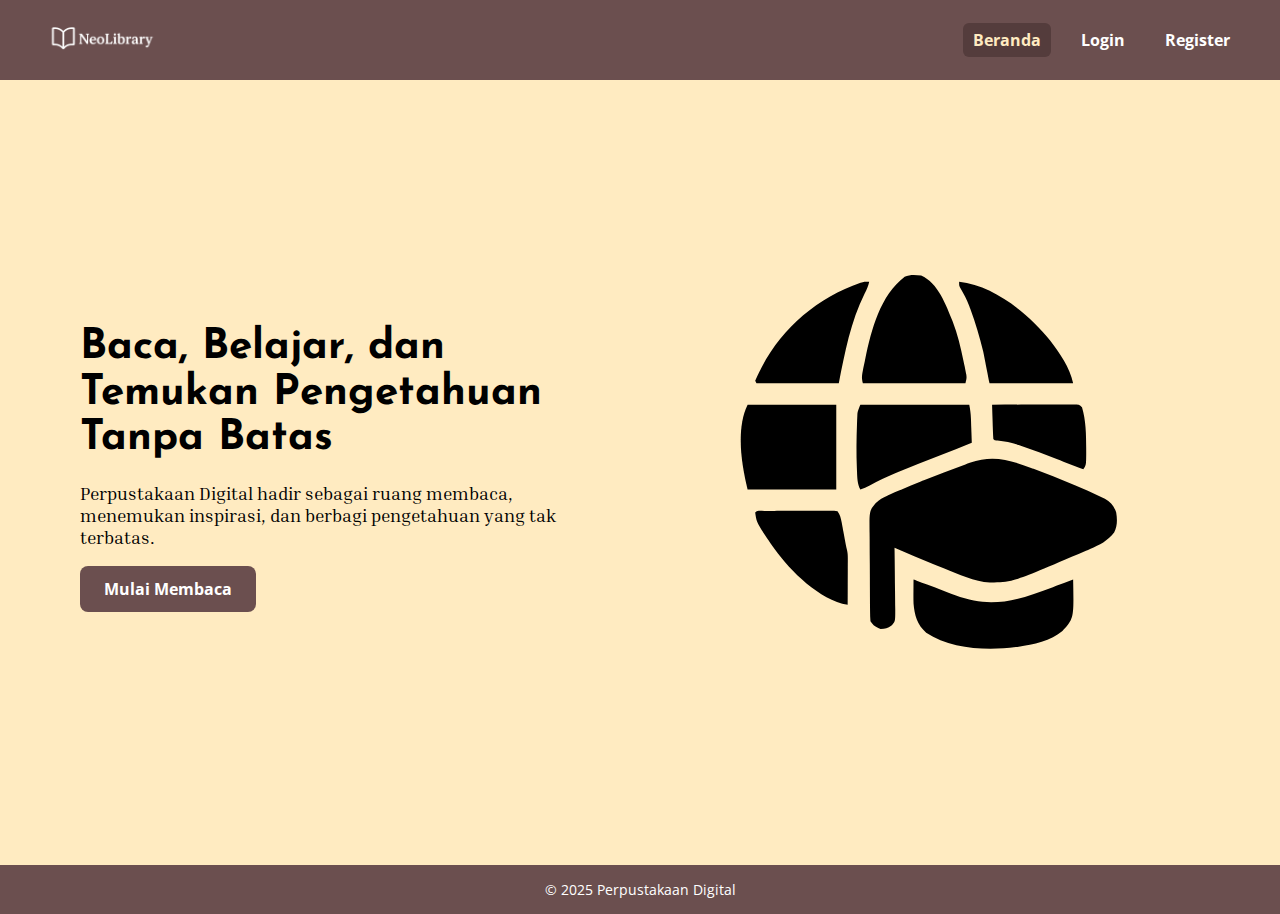
<file: index.html>
<!DOCTYPE html>
<html lang="id">
<head>
  <meta charset="UTF-8">
  <title>Perpustakaan Digital</title>
  <link rel="stylesheet" href="css/style.css">
</head>
<body>
  <!-- NAVBAR -->
  <nav class="navbar">
    <div class="logo">
      <img src="assets/Logo.png" alt="Logo Perpustakaan" class="logo-img"/>
    </div>
    <ul>
      <li><a href="index.html" class="active">Beranda</a></li>
      <li><a href="login.html">Login</a></li>
      <li><a href="register.html">Register</a></li>
    </ul>
  </nav>

  <!-- HERO -->
  <section class="hero">
    <div class="hero-text">
      <h1>Baca, Belajar, dan Temukan Pengetahuan Tanpa Batas</h1>
      <p>Perpustakaan Digital hadir sebagai ruang membaca, menemukan inspirasi, dan berbagi pengetahuan yang tak terbatas.</p>
      <a href="login.html" class="btn">Mulai Membaca</a>
    </div>
    <div class="hero-image">
      <img src="assets/Icon.svg" alt="Ikon Perpustakaan" />
    </div>
  </section>

  <!-- FOOTER -->
  <footer>
    <p>© 2025 Perpustakaan Digital</p>
  </footer>
</body>
</html>
</file>
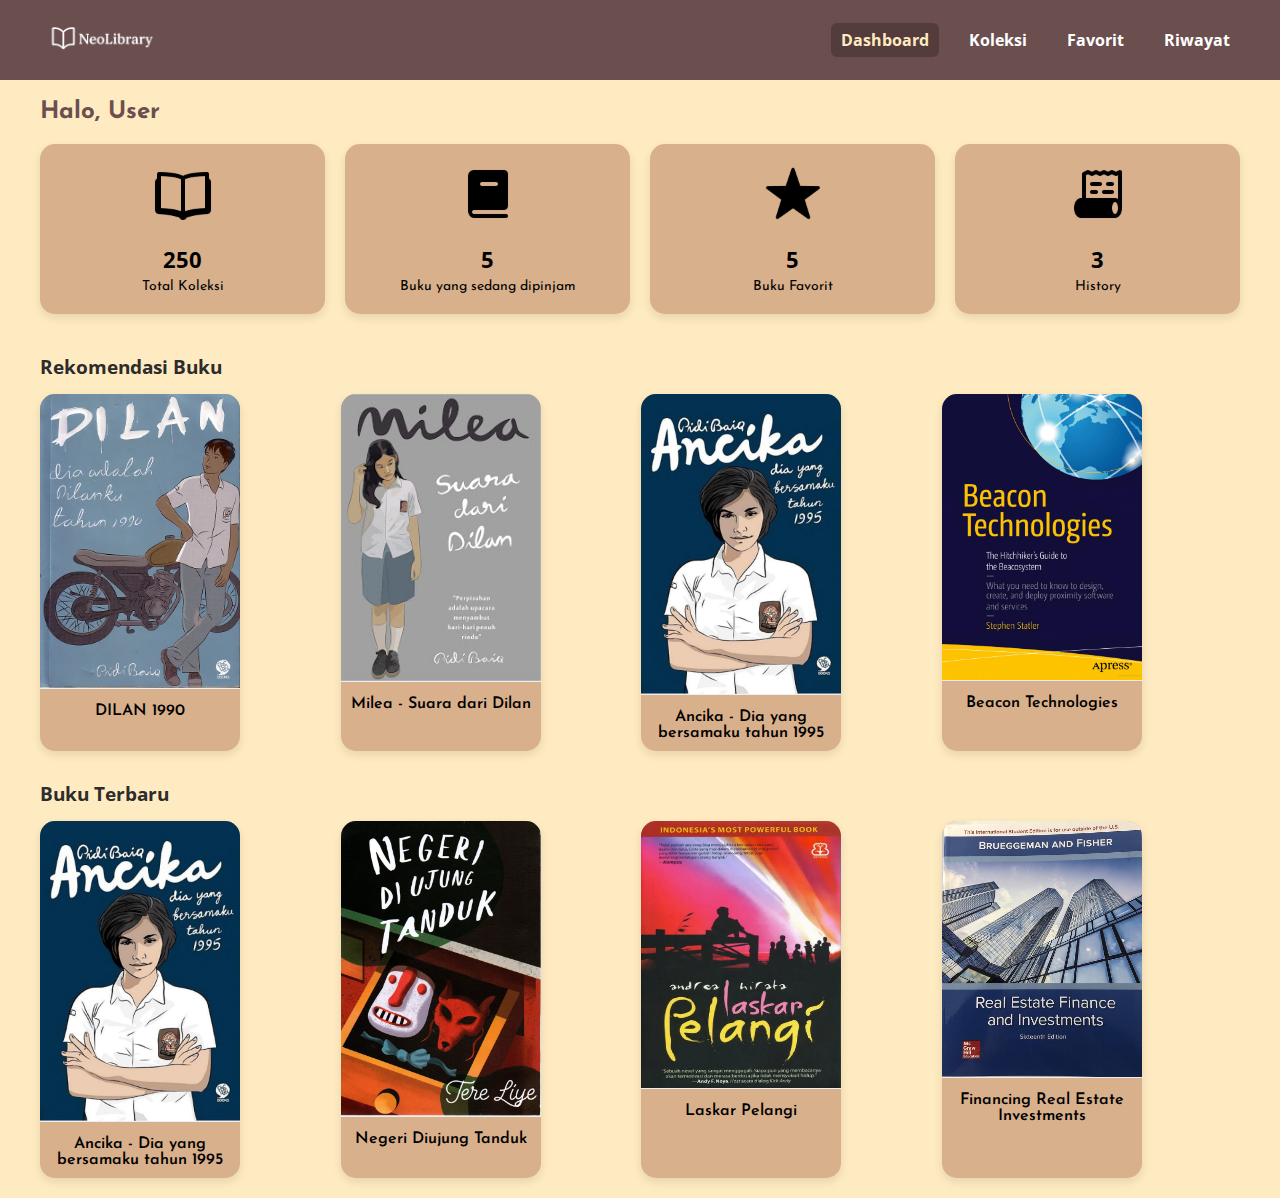
<file: dashboard.html>
<!DOCTYPE html>
    <html lang="id">
    <head>
    <meta charset="UTF-8">
    <title>Dashboard - Perpustakaan Digital</title>

    <link href="https://fonts.googleapis.com/css2?family=Josefin+Sans:wght@400;600&display=swap" rel="stylesheet">

    <link rel="stylesheet" href="css/style.css">
    
    </head>
    <body>
    <nav class="navbar">
        <div class="logo">
        <img src="assets/Logo.png" alt="Logo Perpustakaan" class="logo-img"/>
        </div>
        <ul>
        <li><a href="dashboard.html" class="active">Dashboard</a></li>
        <li><a href="#">Koleksi</a></li>
        <li><a href="#">Favorit</a></li>
        <li><a href="#">Riwayat</a></li>
        </ul>
    </nav>

    <section class="dashboard">
  <h2>Halo, User</h2>


  
  <!-- Ringkasan Statistik -->
<div class="stats">
  <div class="stat-card">
    <img src="assets/open-book.svg" alt="Total Koleksi" class="stat-icon">
    <h4>250</h4>
    <p>Total Koleksi</p>
  </div>
  <div class="stat-card">
    <img src="assets/book-borrow.svg" alt="Buku Dipinjam" class="stat-icon">
    <h4>5</h4>
    <p>Buku yang sedang dipinjam</p>
  </div>
  <div class="stat-card"> 
    <img src="assets/favorite.svg" alt="Buku Favorit" class="stat-icon">
    <h4>5</h4>
    <p>Buku Favorit</p>
  </div>
  <div class="stat-card">
    <img src="assets/history.svg" alt="Riwayat" class="stat-icon">
    <h4>3</h4>
    <p>History</p>
  </div>
</div>

  <h3 style="margin-top:30px;">Rekomendasi Buku</h3>
 <div class="books">
  <a href="buku1.html" class="book-card">
    <img src="cover/Novel/Dilan 1990.jpg" alt="Buku 1">
    <p class="book-title">DILAN 1990</p>
  </a>
  <a href="buku2.html" class="book-card">
    <img src="cover/Novel/Milea.jpg" alt="Buku 2">
    <p class="book-title">Milea - Suara dari Dilan</p>
  </a>
  <a href="buku3.html" class="book-card">
    <img src="cover/Novel/Ancika.webp" alt="Buku 3">
    <p class="book-title"> Ancika - Dia yang bersamaku tahun 1995</p>
  </a>
  <a href="buku4.html" class="book-card">
    <img src="cover/computers/Beacon Technologies.jpg" alt="Buku 4">
    <p class="book-title">Beacon Technologies</p>
  </a>
</div>


  <h3 style="margin-top:30px;">Buku Terbaru</h3>
 <div class="books">
  <a href="buku5.html" class="book-card">
    <img src="cover/Novel/Ancika.webp" alt="Buku 5">
    <p class="book-title">Ancika - Dia yang bersamaku tahun 1995</p>
  </a>
  <a href="buku6.html" class="book-card">
    <img src="cover/Novel/Negeri Diujung Tanduk.jpg" alt="Buku 6">
    <p class="book-title">Negeri Diujung Tanduk</p>
  </a>
  <a href="buku7.html" class="book-card">
    <img src="cover/Novel/Laskar Pelangi.webp" alt="Buku 7">
    <p class="book-title">Laskar Pelangi</p>
  </a>
  <a href="buku8.html" class="book-card">
    <img src="cover/finance/Finance Real Estate Investments.jpg" alt="Buku 8">
    <p class="book-title">Financing Real Estate Investments</p>
  </a>
</div>
</section>

    </body>
    </html>
</file>
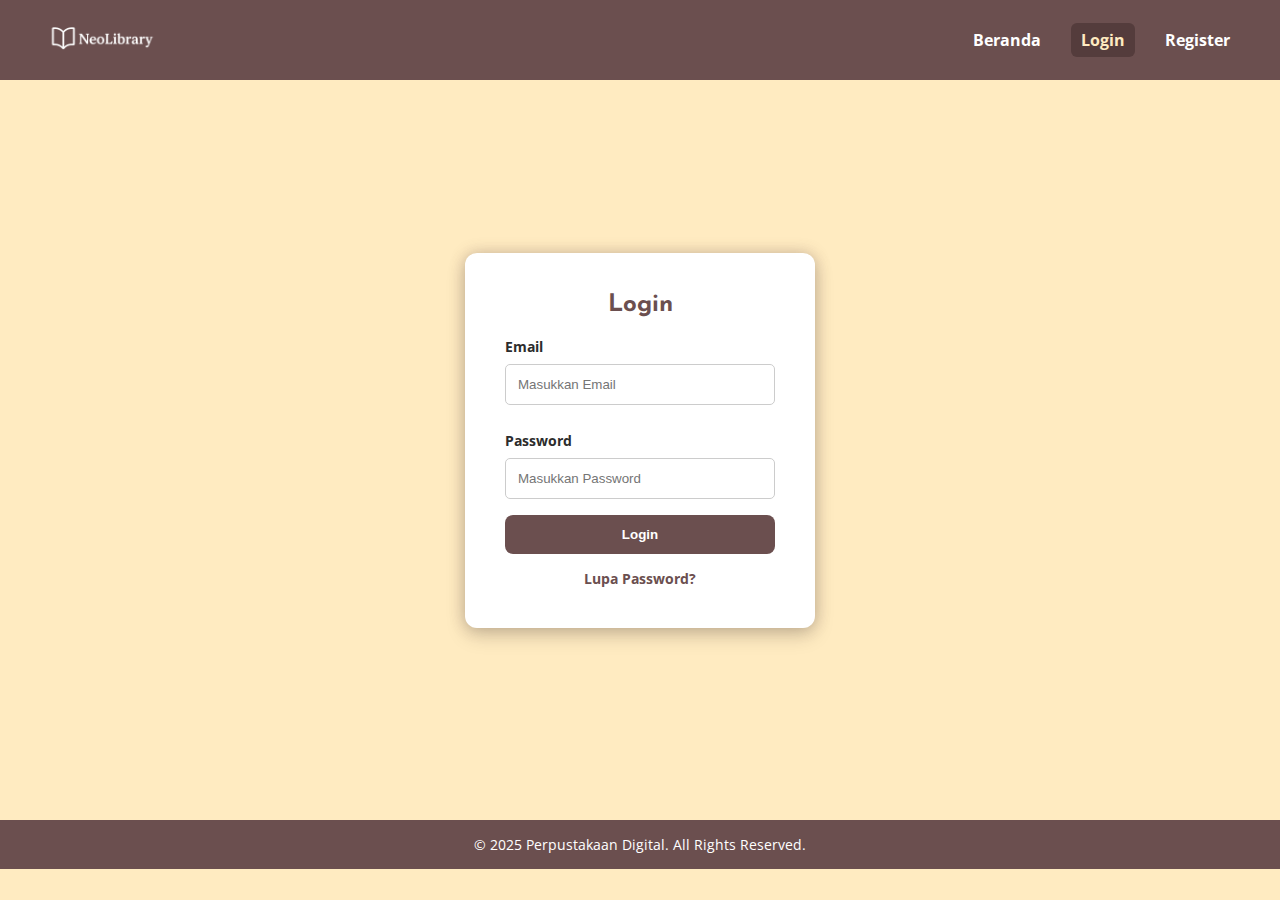
<file: login.html>
<!DOCTYPE html>
<html lang="id">
<head>
  <meta charset="UTF-8">
  <title>Login - Perpustakaan Digital</title>
  <link rel="stylesheet" href="css/style.css">
</head>
<body>
  <!-- NAVBAR -->
  <nav class="navbar">
    <div class="logo">
      <img src="assets/Logo.png" alt="Logo Perpustakaan" class="logo-img"/>
    </div>
    <ul>
      <li><a href="index.html">Beranda</a></li>
      <li><a href="login.html" class="active">Login</a></li>
      <li><a href="register.html">Register</a></li>
    </ul>
  </nav>

  <!-- LOGIN FORM -->
  <div class="form-container center-form">
    <div class="form-box">
      <h2>Login</h2>
      <form action="dashboard.html" method="post">
        <label for="email">Email</label>
        <input type="email" id="email" placeholder="Masukkan Email" required>

        <label for="password">Password</label>
        <input type="password" id="password" placeholder="Masukkan Password" required>

        <button type="submit" class="btn">Login</button>

        <div class="extra-links">
          <p><a href="#">Lupa Password?</a></p>
        </div>
      </form>
    </div>
  </div>

  <!-- FOOTER -->
  <footer>
    <p>&copy; 2025 Perpustakaan Digital. All Rights Reserved.</p>
  </footer>
</body>
</html>
</file>
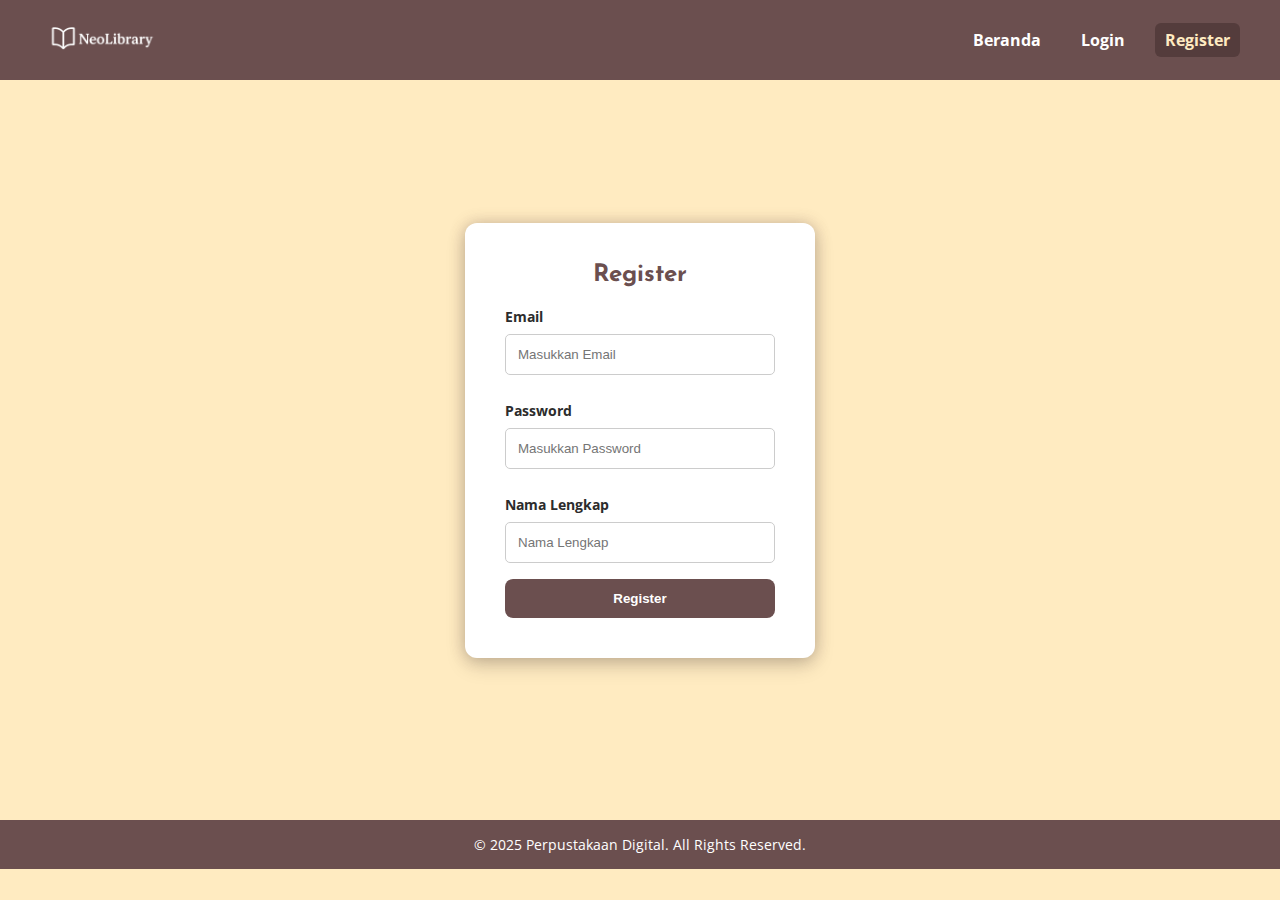
<file: register.html>
<!DOCTYPE html>
<html lang="id">
<head>
  <meta charset="UTF-8">
  <title>Register - Perpustakaan Digital</title>
  <link rel="stylesheet" href="css/style.css">
</head>
<body>
  <!-- NAVBAR -->
  <nav class="navbar">
    <div class="logo">
      <img src="assets/Logo.png" alt="Logo Perpustakaan" class="logo-img"/>
    </div>
    <ul>
      <li><a href="index.html">Beranda</a></li>
      <li><a href="login.html">Login</a></li>
      <li><a href="register.html" class="active">Register</a></li>
    </ul>
  </nav>

  <!-- REGISTER FORM -->
  <div class="form-container center-form">
    <div class="form-box">
      <h2>Register</h2>
      <form action="login.html" method="post">
        <label for="email">Email</label>
        <input type="email" id="email" placeholder="Masukkan Email" required>

        <label for="password">Password</label>
        <input type="password" id="password" placeholder="Masukkan Password" required>

        <label for="nama">Nama Lengkap</label>
        <input type="text" id="nama" placeholder="Nama Lengkap" required>

        <button type="submit" class="btn">Register</button>
      </form>
    </div>
  </div>

  <!-- FOOTER -->
  <footer>
    <p>&copy; 2025 Perpustakaan Digital. All Rights Reserved.</p>
  </footer>
</body>
</html>
</file>
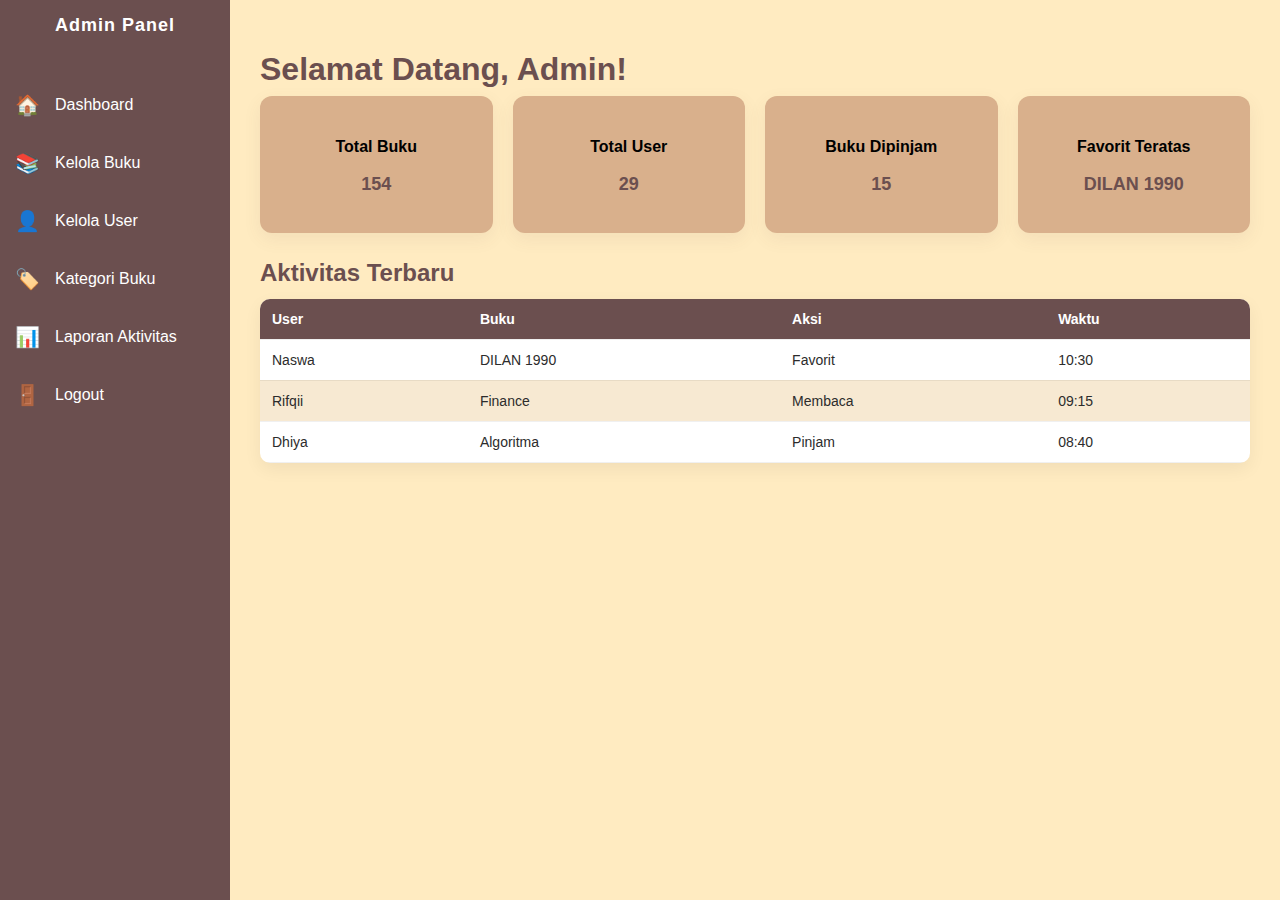
<file: admin/admin.html>
<!DOCTYPE html>
<html lang="id">
<head>
  <meta charset="utf-8" />
  <meta name="viewport" content="width=device-width,initial-scale=1" />
  <title>Admin Panel</title>
 <link rel="stylesheet" href="../css/admin.css">
</head>
<body>

  <aside class="sidebar">
    <!-- LOGO di paling atas (tetap) -->
   <div class="logo">
    <h2>Admin Panel</h2>
    </div>

    <!-- radio inputs (harus berada sebelum .menu agar CSS ~ selector bekerja) -->
    <input type="radio" name="menu" id="dashboard" checked>
    <input type="radio" name="menu" id="buku">
    <input type="radio" name="menu" id="user">
    <input type="radio" name="menu" id="kategori">
    <input type="radio" name="menu" id="laporan">
    <input type="radio" name="menu" id="logout">

    <!-- MENU (ikon + teks tersembunyi) -->
   <ul class="menu">
  <li>
    <a href="admin.html" class="menu-item">
      <span class="icon">🏠</span>
      <span class="text">Dashboard</span>
    </a>
  </li>
  <li>
    <a href="kelola_buku.html" class="menu-item">
      <span class="icon">📚</span>
      <span class="text">Kelola Buku</span>
    </a>
  </li>
  <li>
    <a href="kelola_user.html" class="menu-item">
      <span class="icon">👤</span>
      <span class="text">Kelola User</span>
    </a>
  </li>
  <li>
    <a href="#" class="menu-item">
      <span class="icon">🏷️</span>
      <span class="text">Kategori Buku</span>
    </a>
  </li>
  <li>
    <a href="#" class="menu-item">
      <span class="icon">📊</span>
      <span class="text">Laporan Aktivitas</span>
    </a>
  </li>
  <li>
    <a href="#" class="menu-item">
      <span class="icon">🚪</span>
      <span class="text">Logout</span>
    </a>
  </li>
    </ul>
  </aside>

  <!-- MAIN CONTENT (kembali seperti semula: header + cards + tabel) -->
  <main class="main-content">
    <header>
      <h1>Selamat Datang, Admin!</h1>
    </header>

    <section class="stats">
      <div class="stat-card">
        <h4>Total Buku</h4>
        <p>154</p>
      </div>
      <div class="stat-card">
        <h4>Total User</h4>
        <p>29</p>
      </div>
      <div class="stat-card">
        <h4>Buku Dipinjam</h4>
        <p>15</p>
      </div>
      <div class="stat-card">
        <h4>Favorit Teratas</h4>
        <p>DILAN 1990</p>
      </div>
    </section>

    <section class="activity">
      <h2>Aktivitas Terbaru</h2>
      <table>
        <thead>
          <tr>
            <th>User</th>
            <th>Buku</th>
            <th>Aksi</th>
            <th>Waktu</th>
          </tr>
        </thead>
        <tbody>
          <tr><td>Naswa</td><td>DILAN 1990</td><td>Favorit</td><td>10:30</td></tr>
          <tr><td>Rifqii</td><td>Finance</td><td>Membaca</td><td>09:15</td></tr>
          <tr><td>Dhiya</td><td>Algoritma</td><td>Pinjam</td><td>08:40</td></tr>
        </tbody>
      </table>
    </section>
  </main>

</body>
</html>
</file>
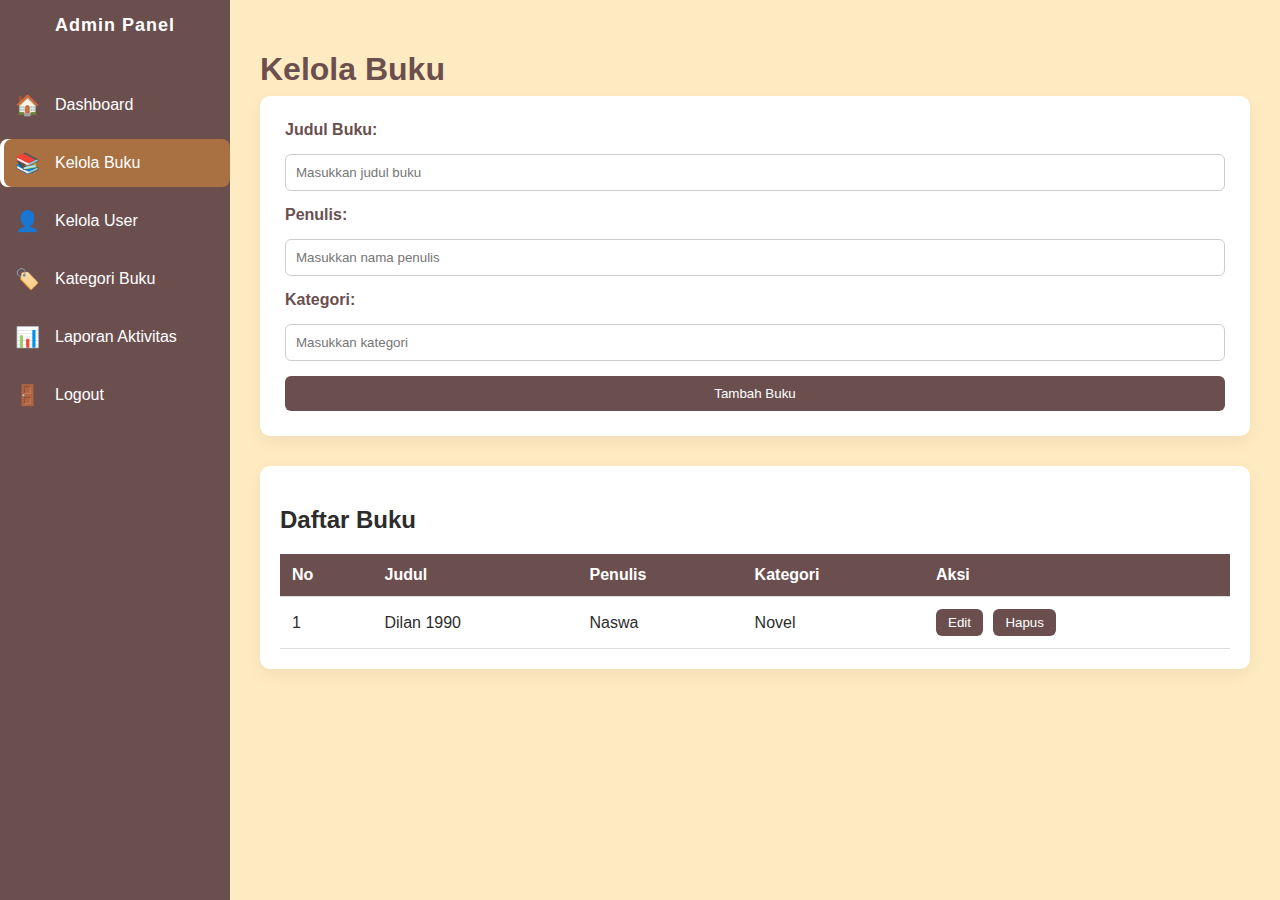
<file: admin/kelola_buku.html>
<!DOCTYPE html>
<html lang="id">
<head>
  <meta charset="utf-8">
  <meta name="viewport" content="width=device-width,initial-scale=1">
  <title>Kelola Buku</title>
  <link rel="stylesheet" href="../css/admin.css">
</head>
<body>

  <aside class="sidebar">
    <div class="logo">
      <h2>Admin Panel</h2>
    </div>

    <ul class="menu">
      <li><a href="admin.html" class="menu-item"><span class="icon">🏠</span><span class="text">Dashboard</span></a></li>
      <li><a href="kelola_buku.html" class="menu-item active"><span class="icon">📚</span><span class="text">Kelola Buku</span></a></li>
      <li><a href="kelola_user.html" class="menu-item"><span class="icon">👤</span><span class="text">Kelola User</span></a></li>
      <li><a href="#" class="menu-item"><span class="icon">🏷️</span><span class="text">Kategori Buku</span></a></li>
      <li><a href="#" class="menu-item"><span class="icon">📊</span><span class="text">Laporan Aktivitas</span></a></li>
      <li><a href="#" class="menu-item"><span class="icon">🚪</span><span class="text">Logout</span></a></li>
    </ul>
  </aside>

  <main class="main-content">
    <header>
      <h1>Kelola Buku</h1>
    </header>

    <section class="form-section">
      <form>
        <label>Judul Buku:</label>
        <input type="text" placeholder="Masukkan judul buku">

        <label>Penulis:</label>
        <input type="text" placeholder="Masukkan nama penulis">

        <label>Kategori:</label>
        <input type="text" placeholder="Masukkan kategori">

        <button type="submit">Tambah Buku</button>
      </form>
    </section>

    <section class="table-section">
      <h2>Daftar Buku</h2>
      <table>
        <thead>
          <tr>
            <th>No</th>
            <th>Judul</th>
            <th>Penulis</th>
            <th>Kategori</th>
            <th>Aksi</th>
          </tr>
        </thead>
        <tbody>
          <tr>
            <td>1</td>
            <td>Dilan 1990</td>
            <td>Naswa</td>
            <td>Novel</td>
            <td>
              <button class="aksi-btn">Edit</button>
              <button class="aksi-btn">Hapus</button>
            </td>
          </tr>
        </tbody>
      </table>
    </section>
  </main>

</body>
</html>
</file>
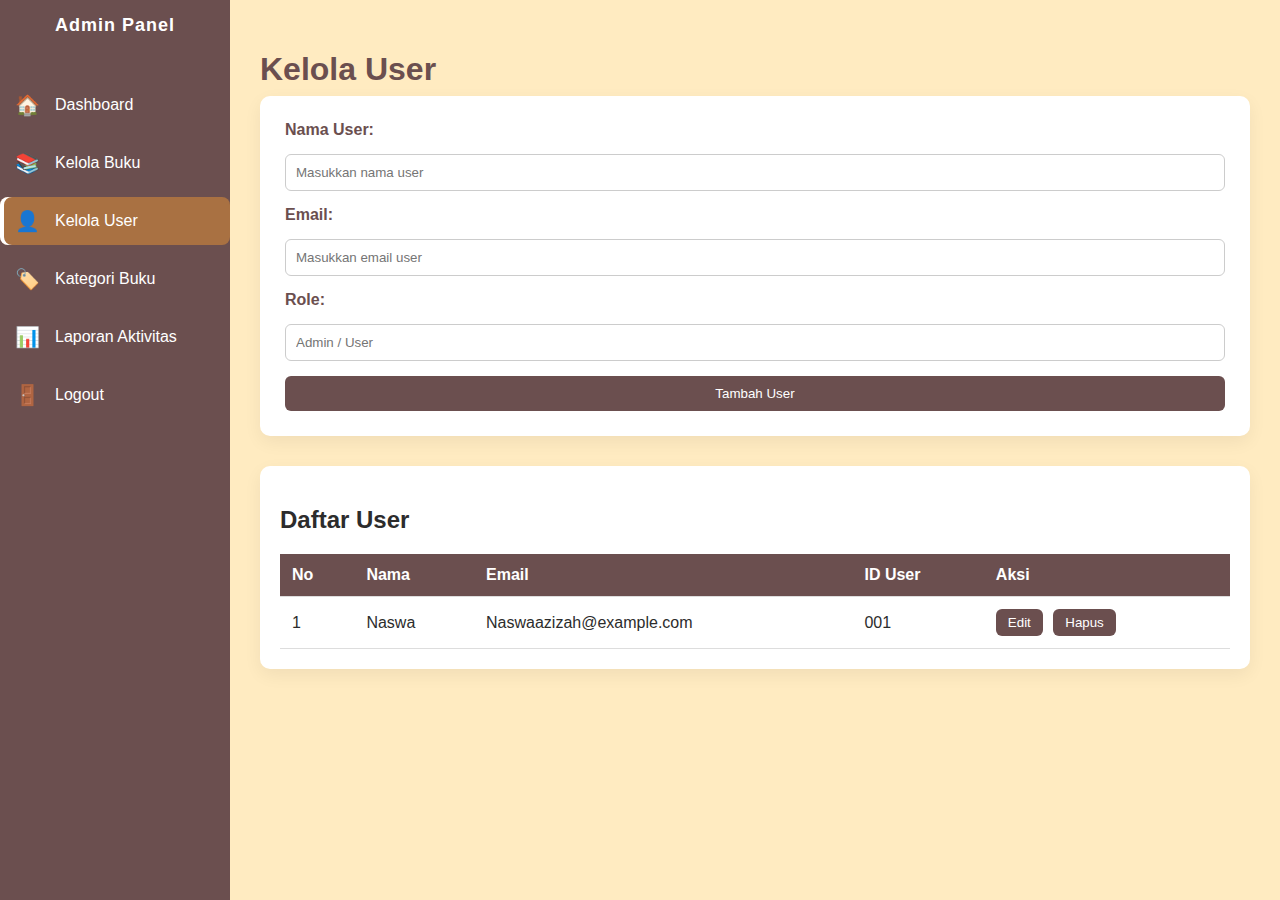
<file: admin/kelola_user.html>
<!DOCTYPE html>
<html lang="id">
<head>
  <meta charset="utf-8">
  <meta name="viewport" content="width=device-width,initial-scale=1">
  <title>Kelola User</title>
  <link rel="stylesheet" href="../css/admin.css">
</head>
<body>

  <aside class="sidebar">
    <div class="logo">
      <h2>Admin Panel</h2>
    </div>

    <ul class="menu">
      <li><a href="admin.html" class="menu-item"><span class="icon">🏠</span><span class="text">Dashboard</span></a></li>
      <li><a href="kelola_buku.html" class="menu-item"><span class="icon">📚</span><span class="text">Kelola Buku</span></a></li>
      <li><a href="kelola_user.html" class="menu-item active"><span class="icon">👤</span><span class="text">Kelola User</span></a></li>
      <li><a href="#" class="menu-item"><span class="icon">🏷️</span><span class="text">Kategori Buku</span></a></li>
      <li><a href="#" class="menu-item"><span class="icon">📊</span><span class="text">Laporan Aktivitas</span></a></li>
      <li><a href="#" class="menu-item"><span class="icon">🚪</span><span class="text">Logout</span></a></li>
    </ul>
  </aside>

  <main class="main-content">
    <header>
      <h1>Kelola User</h1>
    </header>

    <section class="form-section">
      <form>
        <label>Nama User:</label>
        <input type="text" placeholder="Masukkan nama user">

        <label>Email:</label>
        <input type="email" placeholder="Masukkan email user">

        <label>Role:</label>
        <input type="text" placeholder="Admin / User">

        <button type="submit">Tambah User</button>
      </form>
    </section>

    <section class="table-section">
      <h2>Daftar User</h2>
      <table>
        <thead>
          <tr>
            <th>No</th>
            <th>Nama</th>
            <th>Email</th>
            <th>ID User</th>
            <th>Aksi</th>
          </tr>
        </thead>
        <tbody>
          <tr>
            <td>1</td>
            <td>Naswa</td>
            <td>Naswaazizah@example.com</td>
            <td>001</td>
            <td>
              <button class="aksi-btn">Edit</button>
              <button class="aksi-btn">Hapus</button>
            </td>
          </tr>
        </tbody>
      </table>
    </section>
  </main>

</body>
</html>
</file>
<file: css/style.css>
/* Import Fonts */
@import url('https://fonts.googleapis.com/css2?family=Josefin+Sans:wght@600&family=Open+Sans&family=Inria+Serif&display=swap');

:root {
    --primary: #6B4F4F;
    --secondary: #FFEBC1;
    --text-dark: #2c2c2c;
}

* {
    margin: 0;
    padding: 0;
    box-sizing: border-box;
}

body {
    font-family: 'Open Sans', sans-serif;
    background-color: var(--secondary);
    color: var(--text-dark);
}

/* ===== NAVBAR ===== */
.navbar {
    background: var(--primary);
    color: white;
    padding: 0 40px;
    height: 80px;
    display: flex;
    justify-content: space-between;
    align-items: center;
}

.navbar .logo {
    position: relative;
    height: 80px;
    display: flex;
    align-items: center;
}

.navbar .logo img {
    height: 120px;
    width: auto;
    filter: brightness(0) invert(1);
    position: absolute;
    top: 50%;
    transform: translateY(-50%);
}

.navbar ul {
    list-style: none;
    display: flex;
    gap: 20px;
    margin: 0;
    padding: 0;
}

.navbar ul li a {
    color: white;
    text-decoration: none;
    font-weight: bold;
    transition: 0.3s;
    display: flex;
    align-items: center;
    gap: 6px;
    padding: 6px 10px;
    border-radius: 6px;
}

.navbar ul li a:hover,
.navbar ul li a.active {
    background: #543c3c;
    color: var(--secondary);
}

.navbar ul li a img {
    width: 18px;
    height: 18px;
}

/* ===== BUTTONS ===== */
.btn {
    padding: 12px 24px;
    border: none;
    background: var(--primary);
    color: white;
    cursor: pointer;
    border-radius: 8px;
    font-weight: bold;
    text-decoration: none;
    transition: all 0.3s ease-in-out;
    width: 100%;
    text-align: center;
}

.btn:hover {
    background: #543c3c;
    transform: translateY(-3px);
    box-shadow: 0 6px 18px rgba(0,0,0,0.12);
}

.btn:active {
    transform: scale(0.95);
}

.btn-outline {
    display: inline-block;
    padding: 12px 24px;
    border: 2px solid var(--primary);
    color: var(--primary);
    background: transparent;
    border-radius: 8px;
    font-weight: bold;
    text-align: center;
    transition: all 0.3s ease-in-out;
    width: 100%;
}

.btn-outline:hover {
    background: var(--primary);
    color: white;
}

/* ===== HERO (Index Page) ===== */
.hero {
    display: flex;
    justify-content: space-between;
    align-items: center;
    height: 85vh;
    padding: 40px 80px;
    gap: 40px;
}

.hero-text {
    flex: 1;
    min-width: 320px;
}

.hero-text h1 {
    font-family: 'Josefin Sans', sans-serif;
    font-size: 42px;
    margin-bottom: 20px;
    color: #000000;
    line-height: 1.08;
}

.hero-text p {
    font-family: 'Inria Serif', serif;
    font-size: 18px;
    margin-bottom: 30px;
    color: #000000;
    max-width: 680px;
}

.hero-image {
    flex: 1;
    display: flex;
    justify-content: center;
    align-items: center;
}

.hero-image img {
    max-width: 380px;
    width: 100%;
    height: auto;
}

/* ===== FORM PAGES (Login & Register) ===== */
.form-container {
    display: flex;
    justify-content: center;
    align-items: center;
    min-height: 80vh;
}

.form-box {
    background: white;
    padding: 40px;
    border-radius: 12px;
    box-shadow: 0 8px 20px rgba(0,0,0,0.15), 
                0 0 15px rgba(107, 79, 79, 0.3); /* tambahan highlight */
    width: 350px;
    transition: transform 0.3s ease, box-shadow 0.3s ease;
}

/* Efek hover biar lebih hidup */
.form-box:hover {
    transform: translateY(-5px);
    box-shadow: 0 12px 30px rgba(0,0,0,0.2),
                0 0 20px rgba(107, 79, 79, 0.4);
}

.form-box h2 {
    font-family: 'Josefin Sans', sans-serif;
    margin-bottom: 20px;
    text-align: center;
    color: var(--primary);
}

.form-box label {
    font-size: 14px;
    font-weight: bold;
    display: block;
    margin-top: 10px;
    color: var(--text-dark);
}

.form-box input {
    width: 100%;
    padding: 12px;
    margin: 8px 0 16px 0;
    border: 1px solid #ccc;
    border-radius: 5px;
}

.form-buttons {
    display: flex;
    flex-direction: column;
    gap: 10px;
}

.extra-links {
    margin-top: 15px;
    text-align: center;
    font-size: 14px;
}

.extra-links a {
    color: var(--primary);
    font-weight: bold;
    text-decoration: none;
}

.extra-links a:hover {
    text-decoration: underline;
}


/* ===== Statistik Dashboard ===== */
.stats {
    display: grid;
    grid-template-columns: repeat(4, 1fr);
    gap: 20px;
    margin: 20px 0 40px 0;
}

.stat-card {
  background: #D9B08C;
  padding: 20px;
  border-radius: 15px;
  text-align: center;
  box-shadow: 0 4px 10px rgba(0,0,0,0.1);
  transition: transform 0.2s;
}

.stat-card:hover {
  transform: translateY(-5px);
  box-shadow: 0 6px 15px rgba(0,0,0,0.15);
  background-color: #c99a77; /* sedikit lebih gelap saat dihover */
}

.stat-card .stat-icon {
  width: 60px;
  height: 60px;
  margin-bottom: 10px;
}



.stat-card h4 {
    font-size: 22px;
    font-weight: bold;
    margin: 5px 0;
    color: black; /* sebelumnya pakai var(--primary) */
}
.stat-card p {
    font-family: 'Josefin Sans', sans-serif;
    font-size: 14px;
    color: black; /* ubah jadi hitam */
}

/* ===== DASHBOARD ===== */
.dashboard {
    padding: 20px 40px;
}

.dashboard h2 {
    font-family: 'Josefin Sans', sans-serif;
    margin-bottom: 20px;
    color: var(--primary);
}

.books {
    display: grid;
    grid-template-columns: repeat(auto-fit, minmax(200px, 1fr));
    gap: 2px;
    margin-top: 15px;
}

.book-card {
  background: #D9B08C;;
  border-radius: 15px;
  box-shadow: 0 4px 10px rgba(0,0,0,0.1);
  overflow: hidden;
  text-align: center;
  transition: transform 0.2s, box-shadow 0.2s;
  text-decoration: none;
  color: black;
  font-family: 'Josefin Sans', sans-serif;
  width: 200px;
}

.book-card img {
  width: 100%;
  height: auto; /* tinggi seragam */
  object-fit: contain; /* isi penuh, crop jika perlu */
  object-position: center; /* fokus di tengah */
  border-bottom: 1px solid #eee;
}

.book-card:hover {
  transform: translateY(-5px);
  box-shadow: 0 6px 15px rgba(0,0,0,0.2);
}
.book-title {
  margin: 10px 0;
  font-size: 16px;
  font-weight: 600;
}

/* ===== FOOTER ===== */
footer {
    background: var(--primary);
    color: white;
    text-align: center;
    padding: 15px 0;
    font-size: 14px;
    margin-top: 20px;
}

/* ===== RESPONSIVE ===== */
@media (max-width: 768px) {
    .hero {
        flex-direction: column;
        text-align: center;
        padding: 20px;
        height: auto;
    }

    .hero-text h1 {
        font-size: 28px;
    }

    .hero-image img {
        max-width: 250px;
        margin-top: 20px;
    }

    .navbar {
        flex-direction: column;
        padding: 12px 20px;
        height: auto;
    }

    .navbar .logo {
        height: auto;
    }

    .navbar .logo img {
        position: static;
        transform: none;
        height: 80px;
    }

    .navbar ul {
        width: 100%;
        justify-content: flex-end;
    }

    .form-box {
        width: 90%;
    }
}

/* ===== RESPONSIVE UNTUK MOBILE (max-width: 600px) ===== */
@media (max-width: 600px) {
  /* Navbar */
  .navbar {
    flex-direction: column;
    height: auto;
    padding: 10px 20px;
  }

  .navbar ul {
    flex-direction: column;
    align-items: center;
    gap: 10px;
  }

  /* Statistik Dashboard */
  .stats {
    grid-template-columns: repeat(2, 1fr);
    gap: 10px;
  }

  /* Buku di Dashboard */
  .books {
    grid-template-columns: repeat(2, 1fr); /* 2 buku per baris */
    gap: 15px;
    justify-items: center;
  }

  .book-card {
    width: 150px; /* sedikit lebih kecil di HP */
  }

  /* Judul Buku */
  .book-title {
    font-size: 14px;
  }

  /* Footer */
  footer {
    font-size: 12px;
  }
}
</file>
<file: css/admin.css>
body {
    margin: 0;
    font-family: 'Poppins', sans-serif;
    background-color: #f4f4f4;
    display: flex;
    min-height: 100vh;
}

.sidebar {
    width: 80px;
    background-color: #6B4F4F;
    transition: width 0.4s ease;
    overflow: hidden;
    display: flex;
    flex-direction: column;
    align-items: center;
    position: fixed;
    height: 100vh;
    padding-top: 15px;
}

.sidebar:hover {
    width: 230px;
}

.sidebar .logo {
    margin-bottom: 25px;
    text-align: center;
}

.sidebar .logo h2 {
    font-family: 'Josefin Sans', sans-serif;
    color: #fff;
    font-size: 18px;
    font-weight: 600;
    margin: 0;
    letter-spacing: 1px;
}

.sidebar .logo img {
    width: 55px;
    height: 55px;
    border-radius: 10px;
    object-fit: contain;
}

/* Menu */
.menu {
    list-style: none;
    padding: 0;
    width: 100%;
    margin-top: 10px;
}

.menu li {
    width: 100%;
    margin: 10px 0;
}

.menu label {
    display: flex;
    align-items: center;
    padding: 12px 15px;
    color: #fff;
    text-decoration: none;
    cursor: pointer;
    transition: background 0.3s, padding-left 0.3s;
    border-radius: 8px;
}

.menu label:hover {
    background-color: #ffffff; /* coklat tua hover */
    padding-left: 25px;
}

/* Icon dan Text */
.menu .icon {
    font-size: 20px;
    margin-right: 15px;
}

.menu .text {
    opacity: 0;
    visibility: hidden;
    transition: opacity 0.3s;
    white-space: nowrap;
}

/* Saat sidebar dibuka (hover) */
.sidebar:hover .menu .text {
    opacity: 1;
    visibility: visible;
}

/* Radio aktif */
input[type="radio"] {
    display: none;
}

input#dashboard:checked ~ .menu li:nth-child(1) label,
input#buku:checked ~ .menu li:nth-child(2) label,
input#user:checked ~ .menu li:nth-child(3) label,
input#kategori:checked ~ .menu li:nth-child(4) label,
input#laporan:checked ~ .menu li:nth-child(5) label,
input#logout:checked ~ .menu li:nth-child(6) label {
    background-color: #543c3c;
    box-shadow: inset 4px 0 0 #fff;
}

.main-content {
    margin-left: 80px;
    padding: 30px;
    transition: margin-left 0.4s;
    width: 100%;
}

.sidebar:hover ~ .main-content {
    margin-left: 230px;
}


:root {
    --primary: #6B4F4F;
    --secondary: #FFEBC1;
    --text-dark: #2c2c2c;
    --card-bg: #D9B08C;
    --hover-dark: #543c3c;
}

/* Override body font */
@import url('https://fonts.googleapis.com/css2?family=Josefin+Sans:wght@600&family=Open+Sans&family=Inria+Serif&display=swap');

body {
    font-family: 'Open Sans', sans-serif;
    background-color: var(--secondary); /* krem */
    color: var(--text-dark);
}

/* Header */
header h1 {
    font-family: 'Josefin Sans', sans-serif;
    color: var(--primary);
    margin-bottom: 8px;
}
header p {
    font-family: 'Inria Serif', serif;
    color: var(--text-dark);
    margin-bottom: 18px;
}

/* Stats cards */
.stats {
    display: grid;
    grid-template-columns: repeat(auto-fit, minmax(220px, 1fr));
    gap: 20px;
    margin-top: 8px;
}

.stat-card {
    background: var(--card-bg);
    padding: 20px;
    border-radius: 12px;
    text-align: center;
    box-shadow: 0 6px 18px rgba(107,79,79,0.08);
    transition: transform 0.2s, box-shadow 0.2s;
}
.stat-card:hover {
    transform: translateY(-6px);
    box-shadow: 0 8px 24px rgba(107,79,79,0.14);
}
.stat-card h4 { font-size: 16px; color: black; margin-bottom: 8px; }
.stat-card p  { font-size: 18px; font-weight: 700; color: var(--primary); }

/* Activity table */
.activity {
    margin-top: 26px;
}
.activity h2 { font-family: 'Josefin Sans', sans-serif; color: var(--primary); margin-bottom: 12px; }

.activity table {
    width: 100%;
    border-collapse: collapse;
    background: white;
    border-radius: 10px;
    overflow: hidden;
    box-shadow: 0 6px 18px rgba(0,0,0,0.06);
}

.activity th, .activity td {
    padding: 12px;
    text-align: left;
    border-bottom: 1px solid rgba(0,0,0,0.06);
    font-size: 14px;
}
.activity th {
    background: var(--primary);
    color: #fff;
    font-family: 'Josefin Sans', sans-serif;
}

/* row stripes and hover */
.activity tbody tr:nth-child(even) { background: #f7e9d2; }
.activity tbody tr:hover { background: #f0d9a8; }

/* content shift when a radio is checked (active menu) */
input#dashboard:checked ~ .menu li:nth-child(1) label,
input#buku:checked ~ .menu li:nth-child(2) label,
input#user:checked ~ .menu li:nth-child(3) label,
input#kategori:checked ~ .menu li:nth-child(4) label,
input#laporan:checked ~ .menu li:nth-child(5) label,
input#logout:checked ~ .menu li:nth-child(6) label {
    /* highlight uses a subtle darker accent related to primary */
    background-color: var(--hover-dark);
    box-shadow: inset 4px 0 0 rgba(255,235,193,0.12);
}

/* Responsive */
@media (max-width: 900px) {
  .stats { grid-template-columns: repeat(2,1fr); }
}
@media (max-width: 600px) {
  .sidebar { width: 64px; }
  .sidebar:hover { width: 180px; }
  .main-content { margin-left: 64px; padding: 18px; }
}

.menu a.menu-item {
    display: flex;
    align-items: center;
    padding: 12px 15px;
    color: #fff;
    text-decoration: none;
    border-radius: 8px;
    transition: background 0.3s, padding-left 0.3s;
}

.menu a.menu-item:hover {
    background-color: #8b5e3c; /* warna hover coklat muda */
    padding-left: 25px;
}

/* Saat halaman aktif (gunakan class active di menu yang sedang dibuka) */
.menu a.menu-item.active {
    background-color: #a97142;
    box-shadow: inset 4px 0 0 #fff;
}

.form-section {
  background: white;
  padding: 25px;
  border-radius: 10px;
  box-shadow: 0 6px 18px rgba(0,0,0,0.06);
  margin-bottom: 30px;
}

.form-section form {
  display: flex;
  flex-direction: column;
  gap: 15px;
}

.form-section label {
  font-weight: 600;
  color: var(--primary);
}

.form-section input {
  padding: 10px;
  border: 1px solid #ccc;
  border-radius: 6px;
}

.form-section button {
  background-color: var(--primary);
  color: white;
  border: none;
  padding: 10px;
  border-radius: 6px;
  cursor: pointer;
  transition: 0.3s;
}
.form-section button:hover {
  background-color: var(--hover-dark);
}

/* Tabel */
.table-section {
  background: white;
  padding: 20px;
  border-radius: 10px;
  box-shadow: 0 6px 18px rgba(0,0,0,0.06);
}

.table-section table {
  width: 100%;
  border-collapse: collapse;
  margin-top: 15px;
}

.table-section th, .table-section td {
  border-bottom: 1px solid #ddd;
  padding: 12px;
  text-align: left;
}

.table-section th {
  background-color: var(--primary);
  color: white;
}

.table-section tbody tr:nth-child(even) {
  background-color: #f8f4ee;
}

.table-section tbody tr:hover {
  background-color: #f1e3d3;
}

/* Tombol aksi */
.aksi-btn {
  background-color: var(--primary);
  color: #fff;
  border: none;
  padding: 6px 12px;
  margin-right: 6px;
  border-radius: 6px;
  cursor: pointer;
  transition: background-color 0.3s ease;
}
.aksi-btn:hover {
  background-color: var(--hover-dark);
}

/* 🌈 Warna teks menu */
.menu label .text {
    color: #FFEBC1; /* krem lembut */
}

.menu label:hover .text {
    color: #6B4F4F; /* coklat tua saat hover */
}

input#dashboard:checked ~ .menu li:nth-child(1) label .text,
input#buku:checked ~ .menu li:nth-child(2) label .text,
input#user:checked ~ .menu li:nth-child(3) label .text,
input#kategori:checked ~ .menu li:nth-child(4) label .text,
input#laporan:checked ~ .menu li:nth-child(5) label .text,
input#logout:checked ~ .menu li:nth-child(6) label .text {
    color: #FFFFFF; /* putih saat aktif */
}
</file>
